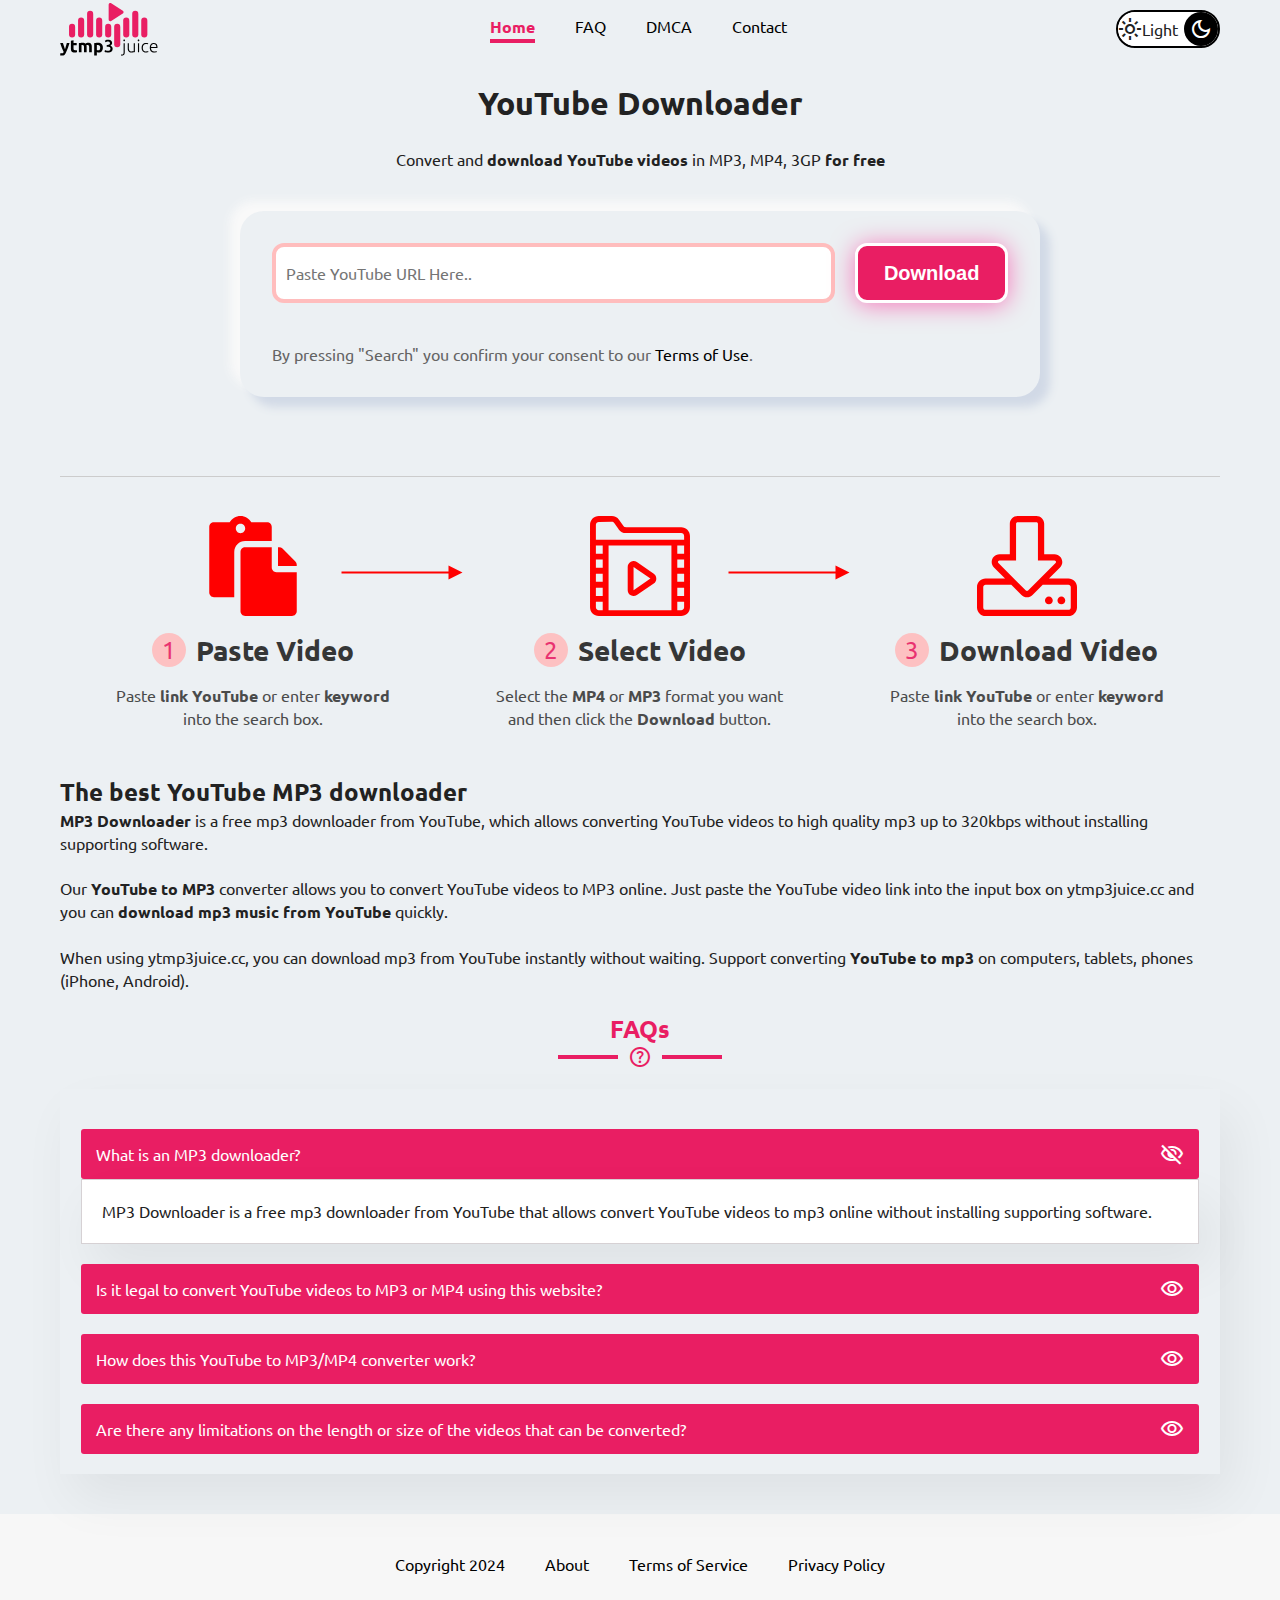
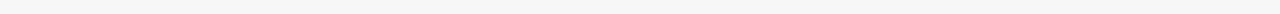
<file: index.html>
<!doctype html>
<html class="no-js" lang="">

<head>
  <!-- Google tag (gtag.js) -->
  <script async src="https://www.googletagmanager.com/gtag/js?id=G-HN6L0SSZT9"></script>
  <script>
    window.dataLayer = window.dataLayer || [];
    function gtag() { dataLayer.push(arguments); }
    gtag('js', new Date());

    gtag('config', 'G-HN6L0SSZT9');
  </script>
  <meta charset="UTF-8">
  <meta name="viewport" content="width=device-width, initial-scale=1.0">
  <meta name="description"
    content="Free YouTube to MP3 Converter and Downloader. Convert and download YouTube videos to MP3 format.">
  <meta name="keywords"
    content="YouTube to MP3, YouTube converter, MP3 converter, free MP3 download, YouTube downloader">

  <link rel="sitemap" type="application/xml" title="Sitemap" href="https://ytmp3juice.cc/sitemap.xml">

  <!-- Favicon -->
  <link rel="icon" href="/favicon.ico" type="image/x-icon">

  <!-- Open Graph Meta Tags -->
  <meta property="og:title" content="YTMP3Juice - Free YouTube to MP3 Converter">
  <meta property="og:description"
    content="Free YouTube to MP3 Converter and Downloader. Convert and download YouTube videos to MP3 format.">
  <meta property="og:image" content="link to your website's main image">
  <meta property="og:url" content="https://ytmp3juice.cc/">
  <meta property="og:type" content="website">

  <!-- Twitter Meta Tags -->
  <meta name="twitter:card" content="summary_large_image">
  <meta name="twitter:site" content="@yourtwitterhandle">
  <meta name="twitter:title" content="YTMP3Juice - Free YouTube to MP3 Converter">
  <meta name="twitter:description"
    content="Free YouTube to MP3 Converter and Downloader. Convert and download YouTube videos to MP3 format.">
  <meta name="twitter:image" content="link to your website's main image">

  <!-- Title Tag -->
  <title>YTMP3Juice - Free YouTube to MP3 Converter</title>

  <link rel="manifest" href="/site.webmanifest">
  <link rel="apple-touch-icon" href="/icon.png">
  <!-- Place favicon.ico in the root directory -->

  <link rel="stylesheet"
    href="https://fonts.googleapis.com/css2?family=Material+Symbols+Outlined:opsz,wght,FILL,GRAD@20..48,100..700,0..1,-50..200" />
  <link rel="stylesheet" href="/css/normalize.css">
  <link rel="stylesheet" href="/css/main.css">
  <link rel="stylesheet" href="/css/index.css">

  <meta name="theme-color" content="#fafafa">
</head>

<body>
  <div class="preloader-container">
    <div class="preloader absolute-center">
      <div class="play-button"></div>
      <div class="bars-container">
        <div class="bar"></div>
        <div class="bar"></div>
        <div class="bar"></div>
        <div class="bar"></div>
        <div class="bar"></div>
        <div class="bar"></div>
        <div class="bar"></div>
        <div class="bar"></div>
        <div class="bar"></div>
      </div>
      <div class="text">
        <span><b>ytmp3 </b></span><span> juice</span>
      </div>
    </div>
  </div>

  <header>
    <div class="content-container flex-between flex-align">
      <a href="/" class="logo flex-center">
        <img id="logo" src="/img/ytmp3juice-logo.svg" alt="ytmp3juice logo img">
      </a>
      <nav>
        <ul class="flex">
          <li><a class="active" href="/">Home</a></li>
          <li><a href="/pages/faqs.html">FAQ</a></li>
          <li><a href="/pages/DMCA.html">DMCA</a></li>
          <li><a href="/pages/contact.html">Contact</a></li>
        </ul>
      </nav>
      <div id="toggleModButton" class="mode toggle flex" onclick="toggleDarkMode(this)">
        <input type="checkbox" name="dark-mode" id="dark-mode">
        <div class="light flex-align">
          <div class="icon flex-center">
            <span class="material-symbols-outlined">
              light_mode
            </span>
          </div>
          <span class="label">Light</span>
        </div>
        <div class="dark flex-align">
          <div class="icon flex-center">
            <span class="material-symbols-outlined">
              dark_mode
            </span>
          </div>
          <span class="label">Dark</span>
        </div>
      </div>
      <!-- <div class="languages flex">
        <span>English</span>
        <div class="icon">
          <span class="material-symbols-outlined">
            expand_more
          </span>
        </div>
      </div> -->
    </div>

  </header>

  <main>
    <div class="content-container">
      <h1 class="title">YouTube Downloader</h1>
      <p class="sub-title">Convert and <b>download YouTube videos</b> in MP3, MP4, 3GP <b>for free</b></p>

      <div class="search-container">
        <form class="flex" onsubmit="generateIframe(event)">
          <input id="YouTubeUrlInput" type="text" placeholder="Paste YouTube URL Here.." required>
          <button class="bubbly-button" type="submit">Download</button>
        </form>
        <p>By pressing "Search" you confirm your consent to our <a href="/pages/terms.html">Terms of Use</a>.</p>
      </div>

      <div id="iframeContainer"></div>

      <br>
      <hr>
      <br>

      <section class="guide flex" id="why-section">
        <div class="step-card">
          <div class="icon">
            <img src="/img/paste2.svg" alt="past icon">
          </div>
          <div class="title flex-center">
            <div class="count flex-center">1</div>
            <h3>Paste Video</h3>
          </div>
          <p class="description">
            Paste <b>link YouTube</b> or enter <b>keyword</b> into the search box.
          </p>
          <div class="next-arrow">
            <img src="/img/line-with-arrow.svg" alt="">
          </div>
        </div>
        <div class="step-card">
          <div class="icon">
            <img src="/img/video.svg" alt="past icon">
          </div>
          <div class="title flex-center">
            <div class="count flex-center">2</div>
            <h3>Select Video</h3>
          </div>
          <p class="description">
            Select the <b>MP4</b> or <b>MP3</b> format you want and then click the <b>Download</b> button.
          </p>
          <div class="next-arrow">
            <img src="/img/line-with-arrow.svg" alt="">
          </div>
        </div>
        <div class="step-card">
          <div class="icon">
            <img src="/img/download.svg" alt="past icon">
          </div>
          <div class="title flex-center">
            <div class="count flex-center">3</div>
            <h3>Download Video</h3>
          </div>
          <p class="description">
            Paste <b>link YouTube</b> or enter <b>keyword</b> into the search box.
          </p>
        </div>
      </section>

      <br>
      <br>

      <section class="why-us">
        <h2>The best YouTube MP3 downloader</h2>
        <p>
          <b>MP3 Downloader</b> is a free mp3 downloader from YouTube, which allows converting YouTube videos to high
          quality mp3
          up to 320kbps without installing supporting software.
        </p><br>
        <p>Our <b>YouTube to MP3</b> converter allows you to convert YouTube videos to MP3 online. Just paste the
          YouTube video
          link into the input box on ytmp3juice.cc and you can <b>download mp3 music from YouTube</b> quickly.
        </p><br>
        When using ytmp3juice.cc, you can download mp3 from YouTube instantly without waiting. Support converting
        <b>YouTube
          to mp3</b> on computers, tablets, phones (iPhone, Android).
      </section>

      <section class="section-faq">
        <div class="section-container">
          <div class="label">
            <h2>FAQs</h2>
            <div class="ln">
              <span class="material-symbols-outlined">
                <!-- fiber_manual_record -->
                help
              </span>
            </div>
          </div>
          <div class="box">
            <div class="form">
              <div class="faq-list">
                <div class="faq">
                  <div class="faq-question">
                    <a href="#!">
                      <span>What is an MP3 downloader?</span>
                      <span class="material-symbols-outlined">
                        visibility_off
                      </span>
                    </a>
                  </div>
                  <div class="collapsible">
                    <p>
                      MP3 Downloader is a free mp3 downloader from YouTube that allows convert YouTube videos to mp3
                      online without installing supporting software.
                    </p>
                  </div>
                </div>
                <div class="faq">
                  <div class="faq-question">
                    <a href="#!">
                      <span>Is it legal to convert YouTube videos to MP3 or MP4 using this website?</span>
                      <span class="material-symbols-outlined">
                        visibility
                      </span>
                    </a>
                  </div>
                  <div id="faq2" class="collapsible hidden">
                    <p>
                      Our website operates within the bounds of copyright laws, and it is the user's responsibility to
                      ensure that they have the right to convert and download the content.
                    </p>
                  </div>
                </div>
                <div class="faq">
                  <div class="faq-question">
                    <a href="#!">
                      <span>How does this YouTube to MP3/MP4 converter work?</span>
                      <span class="material-symbols-outlined">
                        visibility
                      </span>
                    </a>
                  </div>
                  <div id="faq2" class="collapsible hidden">
                    <p>
                      Our converter extracts the audio or video stream from the YouTube link provided by the user and
                      converts it into the desired MP3 or MP4 format.
                    </p>
                  </div>
                </div>
                <div class="faq">
                  <div class="faq-question">
                    <a href="#!">
                      <span>Are there any limitations on the length or size of the videos that can be converted?</span>
                      <span class="material-symbols-outlined">
                        visibility
                      </span>
                    </a>
                  </div>
                  <div id="faq2" class="collapsible hidden">
                    <p>
                      Currently, there are no restrictions on the length or size of the videos that can be converted.
                      Users can convert videos of any duration.
                    </p>
                  </div>
                </div>
              </div>
            </div>
          </div>
        </div>
      </section>
    </div>


  </main>

  <footer>
    <div class="content-container flex-center">
      <ul class="flex">
        <li><a href="#">Copyright 2024</a></li>
        <li><a href="/pages/about.html">About</a></li>
        <li><a href="/pages/terms.html">Terms of Service</a></li>
        <li><a href="/pages/policy.html">Privacy Policy</a></li>
      </ul>
    </div>
  </footer>


  <script>
    // Function to check if dark mode is supported
    function isDarkModeSupported() {
      // Use the matchMedia method to check if dark mode is supported
      return window.matchMedia('(prefers-color-scheme: dark)').matches;
    }

    // Function to initialize local storage based on user system
    function initializeLocalStorage() {

      // Check if dark mode is supported and not set in local storage
      if (isDarkModeSupported() && localStorage.getItem('isDark') === null) {
        // Set the initial value in local storage
        localStorage.setItem('isDark', 'enabled');
      }
    }

    // Call the initialization function
    initializeLocalStorage();
  </script>

  <script src="/js/vendor/modernizr-3.11.2.min.js"></script>
  <script src="/js/plugins.js"></script>
  <script src="/js/main.js"></script>
</body>

</html>
</file>
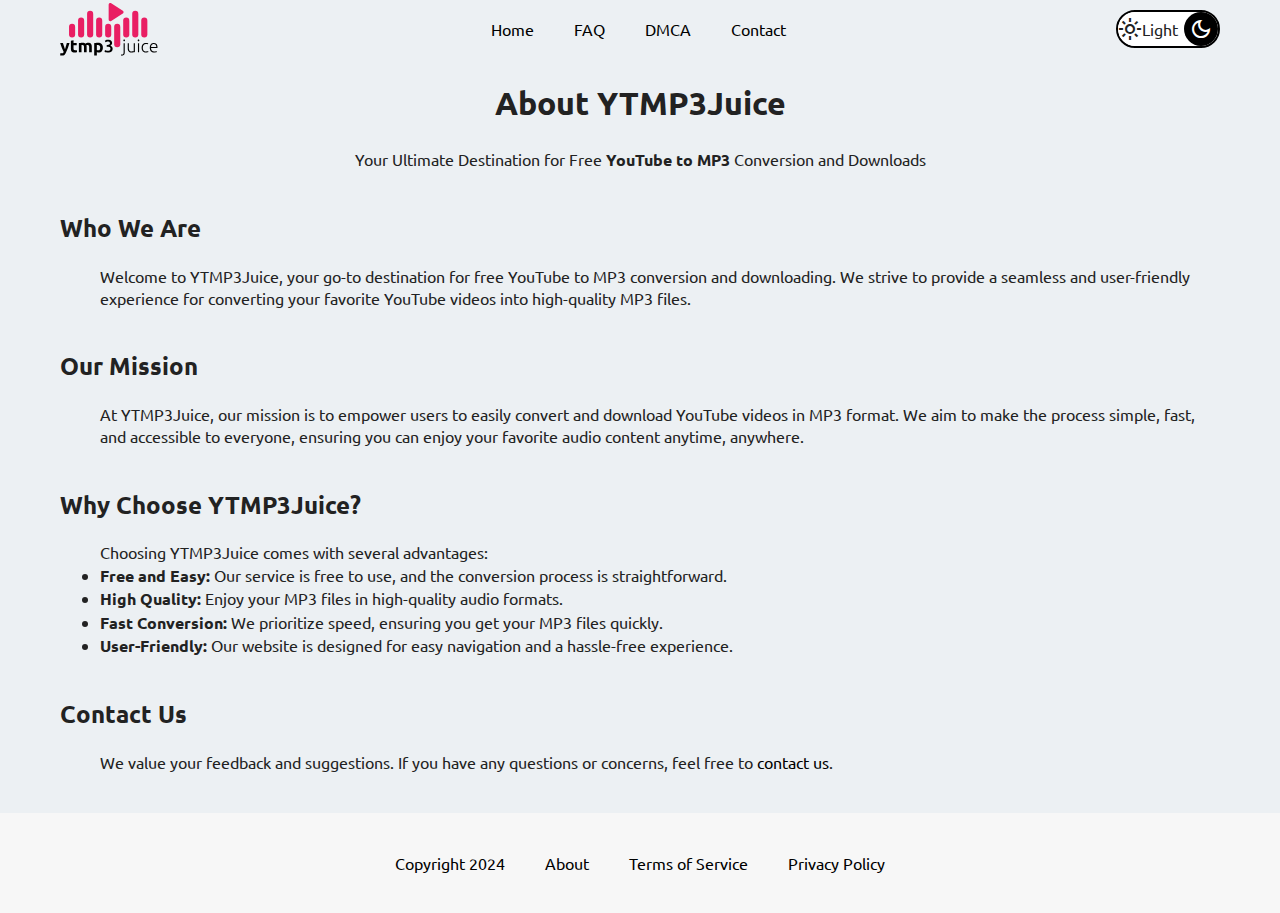
<file: pages/about.html>
<!doctype html>
<html class="no-js" lang="">

<head>
    <!-- Google tag (gtag.js) -->
    <script async src="https://www.googletagmanager.com/gtag/js?id=G-HN6L0SSZT9"></script>
    <script>
        window.dataLayer = window.dataLayer || [];
        function gtag() { dataLayer.push(arguments); }
        gtag('js', new Date());

        gtag('config', 'G-HN6L0SSZT9');
    </script>
    <meta charset="UTF-8">
    <meta name="viewport" content="width=device-width, initial-scale=1.0">
    <meta name="description"
        content="Free YouTube to MP3 Converter and Downloader. Convert and download YouTube videos to MP3 format.">
    <meta name="keywords"
        content="YouTube to MP3, YouTube converter, MP3 converter, free MP3 download, YouTube downloader">

    <!-- Favicon -->
    <link rel="icon" href="/favicon.ico" type="image/x-icon">

    <!-- Open Graph Meta Tags -->
    <meta property="og:title" content="YTMP3Juice - Free YouTube to MP3 Converter">
    <meta property="og:description"
        content="Free YouTube to MP3 Converter and Downloader. Convert and download YouTube videos to MP3 format.">
    <meta property="og:image" content="link to your website's main image">
    <meta property="og:url" content="https://ytmp3juice.cc/">
    <meta property="og:type" content="website">

    <!-- Twitter Meta Tags -->
    <meta name="twitter:card" content="summary_large_image">
    <meta name="twitter:site" content="@yourtwitterhandle">
    <meta name="twitter:title" content="YTMP3Juice - Free YouTube to MP3 Converter">
    <meta name="twitter:description"
        content="Free YouTube to MP3 Converter and Downloader. Convert and download YouTube videos to MP3 format.">
    <meta name="twitter:image" content="link to your website's main image">

    <!-- Title Tag -->
    <title>About us - ytmp3juice.cc</title>

    <link rel="manifest" href="/site.webmanifest">
    <link rel="apple-touch-icon" href="/icon.png">
    <!-- Place favicon.ico in the root directory -->

    <link rel="stylesheet"
        href="https://fonts.googleapis.com/css2?family=Material+Symbols+Outlined:opsz,wght,FILL,GRAD@20..48,100..700,0..1,-50..200" />
    <link rel="stylesheet" href="/css/normalize.css">
    <link rel="stylesheet" href="/css/main.css">
    <link rel="stylesheet" href="/css/index.css">

    <meta name="theme-color" content="#fafafa">
</head>

<body>
    <div class="preloader-container">
        <div class="preloader absolute-center">
            <div class="play-button"></div>
            <div class="bars-container">
                <div class="bar"></div>
                <div class="bar"></div>
                <div class="bar"></div>
                <div class="bar"></div>
                <div class="bar"></div>
                <div class="bar"></div>
                <div class="bar"></div>
                <div class="bar"></div>
                <div class="bar"></div>
            </div>
            <div class="text">
                <span><b>ytmp3 </b></span><span> juice</span>
            </div>
        </div>
    </div>

    <header>
        <div class="content-container flex-between flex-align">
            <a href="/" class="logo flex-center">
                <img id="logo" src="/img/ytmp3juice-logo.svg" alt="ytmp3juice logo img">
            </a>
            <nav>
                <ul class="flex">
                    <li><a href="/">Home</a></li>
                    <li><a href="/pages/faqs.html">FAQ</a></li>
                    <li><a href="/pages/DMCA.html">DMCA</a></li>
                    <li><a href="/pages/contact.html">Contact</a></li>
                </ul>
            </nav>
            <div id="toggleModButton" class="mode toggle flex" onclick="toggleDarkMode(this)">
                <input type="checkbox" name="dark-mode" id="dark-mode">
                <div class="light flex-align">
                    <div class="icon flex-center">
                        <span class="material-symbols-outlined">
                            light_mode
                        </span>
                    </div>
                    <span class="label">Light</span>
                </div>
                <div class="dark flex-align">
                    <div class="icon flex-center">
                        <span class="material-symbols-outlined">
                            dark_mode
                        </span>
                    </div>
                    <span class="label">Dark</span>
                </div>
            </div>
            <!-- <div class="languages flex">
            <span>English</span>
            <div class="icon">
              <span class="material-symbols-outlined">
                expand_more
              </span>
            </div>
          </div> -->
        </div>

    </header>
    <main>
        <div class="content-container simple-page-container">
            <h1 class="title">About YTMP3Juice</h1>

            <p class="sub-title">Your Ultimate Destination for Free <b>YouTube to MP3</b> Conversion and Downloads</p>


            <section class="about-container">

                <section>
                    <h2>Who We Are</h2>
                    <p>Welcome to YTMP3Juice, your go-to destination for free YouTube to MP3 conversion and downloading.
                        We strive to provide a seamless and user-friendly experience for converting your favorite
                        YouTube videos into high-quality MP3 files.</p>
                </section>

                <section>
                    <h2>Our Mission</h2>
                    <p>At YTMP3Juice, our mission is to empower users to easily convert and download YouTube videos in
                        MP3 format. We aim to make the process simple, fast, and accessible to everyone, ensuring you
                        can enjoy your favorite audio content anytime, anywhere.</p>
                </section>

                <section>
                    <h2>Why Choose YTMP3Juice?</h2>
                    <p>Choosing YTMP3Juice comes with several advantages:</p>
                    <ul>
                        <li><strong>Free and Easy:</strong> Our service is free to use, and the conversion process is
                            straightforward.</li>
                        <li><strong>High Quality:</strong> Enjoy your MP3 files in high-quality audio formats.</li>
                        <li><strong>Fast Conversion:</strong> We prioritize speed, ensuring you get your MP3 files
                            quickly.</li>
                        <li><strong>User-Friendly:</strong> Our website is designed for easy navigation and a
                            hassle-free experience.</li>
                    </ul>
                </section>

                <section>
                    <h2>Contact Us</h2>
                    <p>We value your feedback and suggestions. If you have any questions or concerns, feel free to <a
                            href="mailto:info@ytmp3juice.cc">contact us</a>.</p>
                </section>
            </section>
        </div>

    </main>

    <footer>
        <div class="content-container flex-center">
            <ul class="flex">
                <li><a href="#">Copyright 2024</a></li>
                <li><a href="/pages/about.html">About</a></li>
                <li><a href="/pages/terms.html">Terms of Service</a></li>
                <li><a href="/pages/policy.html">Privacy Policy</a></li>
            </ul>
        </div>
    </footer>

    <script src="/js/vendor/modernizr-3.11.2.min.js"></script>
    <script src="/js/plugins.js"></script>
    <script src="/js/main.js"></script>


</body>

</html>
</file>
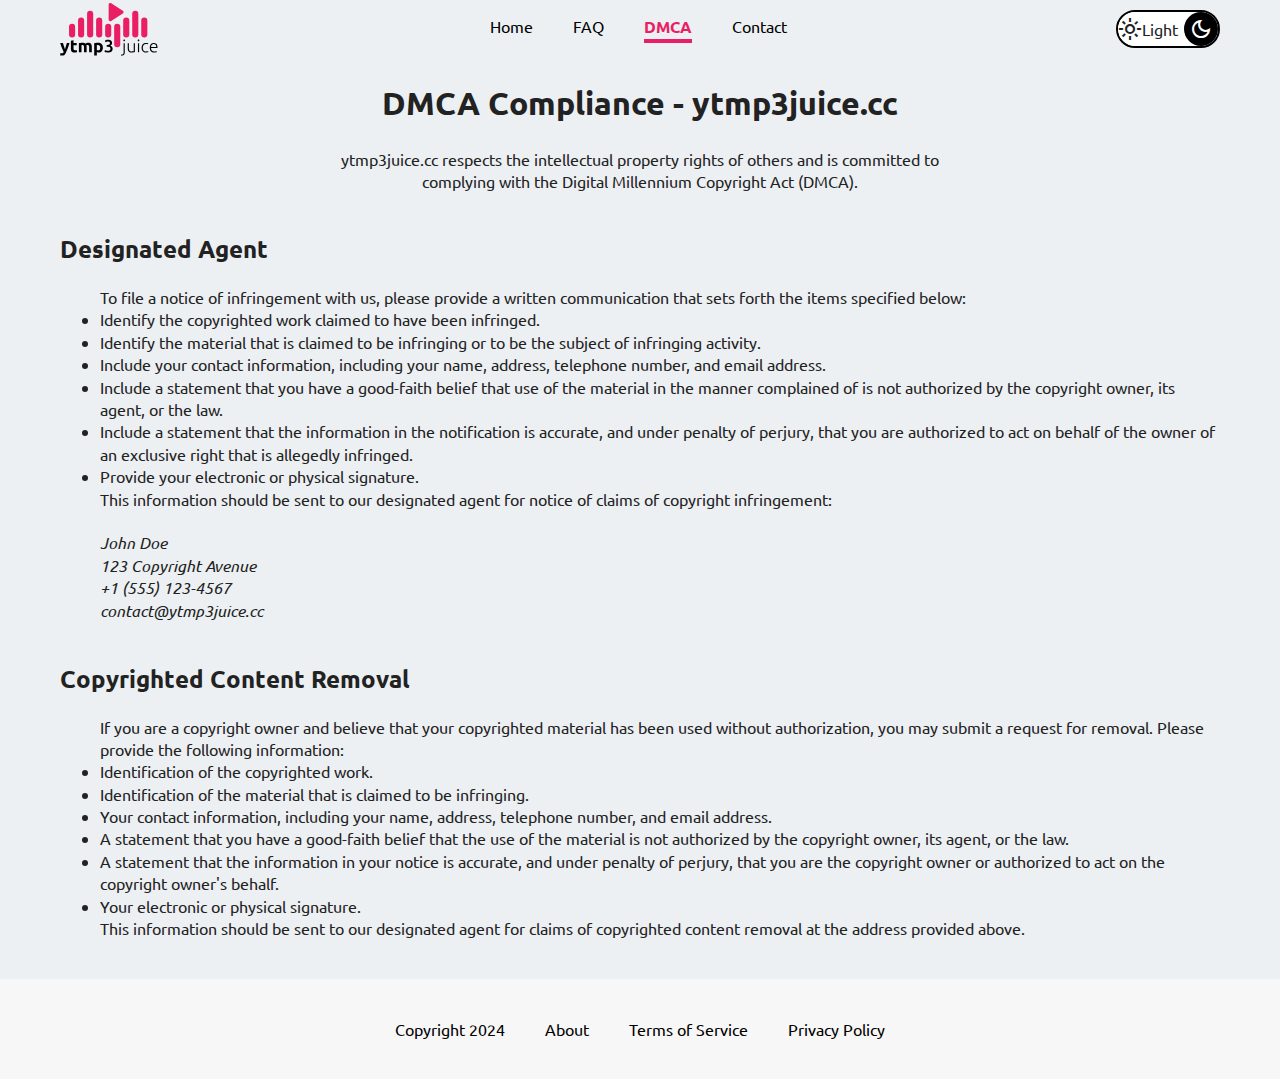
<file: pages/DMCA.html>
<!doctype html>
<html class="no-js" lang="">

<head>
    <!-- Google tag (gtag.js) -->
    <script async src="https://www.googletagmanager.com/gtag/js?id=G-HN6L0SSZT9"></script>
    <script>
        window.dataLayer = window.dataLayer || [];
        function gtag() { dataLayer.push(arguments); }
        gtag('js', new Date());

        gtag('config', 'G-HN6L0SSZT9');
    </script>
    <meta charset="UTF-8">
    <meta name="viewport" content="width=device-width, initial-scale=1.0">
    <meta name="description"
        content="Free YouTube to MP3 Converter and Downloader. Convert and download YouTube videos to MP3 format.">
    <meta name="keywords"
        content="YouTube to MP3, YouTube converter, MP3 converter, free MP3 download, YouTube downloader">

    <!-- Favicon -->
    <link rel="icon" href="/favicon.ico" type="image/x-icon">

    <!-- Open Graph Meta Tags -->
    <meta property="og:title" content="YTMP3Juice - Free YouTube to MP3 Converter">
    <meta property="og:description"
        content="Free YouTube to MP3 Converter and Downloader. Convert and download YouTube videos to MP3 format.">
    <meta property="og:image" content="link to your website's main image">
    <meta property="og:url" content="https://ytmp3juice.cc/">
    <meta property="og:type" content="website">

    <!-- Twitter Meta Tags -->
    <meta name="twitter:card" content="summary_large_image">
    <meta name="twitter:site" content="@yourtwitterhandle">
    <meta name="twitter:title" content="YTMP3Juice - Free YouTube to MP3 Converter">
    <meta name="twitter:description"
        content="Free YouTube to MP3 Converter and Downloader. Convert and download YouTube videos to MP3 format.">
    <meta name="twitter:image" content="link to your website's main image">

    <!-- Title Tag -->
    <title>DMCA Compliance - ytmp3juice.cc</title>

    <link rel="manifest" href="/site.webmanifest">
    <link rel="apple-touch-icon" href="/icon.png">
    <!-- Place favicon.ico in the root directory -->

    <link rel="stylesheet"
        href="https://fonts.googleapis.com/css2?family=Material+Symbols+Outlined:opsz,wght,FILL,GRAD@20..48,100..700,0..1,-50..200" />
    <link rel="stylesheet" href="/css/normalize.css">
    <link rel="stylesheet" href="/css/main.css">
    <link rel="stylesheet" href="/css/index.css">

    <meta name="theme-color" content="#fafafa">
</head>

<body>
    <div class="preloader-container">
        <div class="preloader absolute-center">
            <div class="play-button"></div>
            <div class="bars-container">
                <div class="bar"></div>
                <div class="bar"></div>
                <div class="bar"></div>
                <div class="bar"></div>
                <div class="bar"></div>
                <div class="bar"></div>
                <div class="bar"></div>
                <div class="bar"></div>
                <div class="bar"></div>
            </div>
            <div class="text">
                <span><b>ytmp3 </b></span><span> juice</span>
            </div>
        </div>
    </div>

    <header>
        <div class="content-container flex-between flex-align">
            <a href="/" class="logo flex-center">
                <img id="logo" src="/img/ytmp3juice-logo.svg" alt="ytmp3juice logo img">
            </a>
            <nav>
                <ul class="flex">
                    <li><a href="/">Home</a></li>
                    <li><a href="/pages/faqs.html">FAQ</a></li>
                    <li><a class="active" href="/pages/DMCA.html">DMCA</a></li>
                    <li><a href="/pages/contact.html">Contact</a></li>
                </ul>
            </nav>
            <div id="toggleModButton" class="mode toggle flex" onclick="toggleDarkMode(this)">
                <input type="checkbox" name="dark-mode" id="dark-mode">
                <div class="light flex-align">
                    <div class="icon flex-center">
                        <span class="material-symbols-outlined">
                            light_mode
                        </span>
                    </div>
                    <span class="label">Light</span>
                </div>
                <div class="dark flex-align">
                    <div class="icon flex-center">
                        <span class="material-symbols-outlined">
                            dark_mode
                        </span>
                    </div>
                    <span class="label">Dark</span>
                </div>
            </div>
            <!-- <div class="languages flex">
            <span>English</span>
            <div class="icon">
              <span class="material-symbols-outlined">
                expand_more
              </span>
            </div>
          </div> -->
        </div>

    </header>
    <main>
        <div class="content-container simple-page-container">
            <h1 class="title">DMCA Compliance - ytmp3juice.cc</h1>

            <p class="sub-title">
                ytmp3juice.cc respects the intellectual property rights of others and is committed to complying with the
                Digital
                Millennium Copyright Act (DMCA).
            </p>

            <section>
                <h2>Designated Agent</h2>

                <p>
                    To file a notice of infringement with us, please provide a written communication that sets forth the
                    items
                    specified below:
                </p>

                <ul>
                    <li>Identify the copyrighted work claimed to have been infringed.</li>
                    <li>Identify the material that is claimed to be infringing or to be the subject of infringing
                        activity.
                    </li>
                    <li>Include your contact information, including your name, address, telephone number, and email
                        address.
                    </li>
                    <li>Include a statement that you have a good-faith belief that use of the material in the manner
                        complained
                        of
                        is not authorized by the copyright owner, its agent, or the law.</li>
                    <li>Include a statement that the information in the notification is accurate, and under penalty of
                        perjury,
                        that
                        you are authorized to act on behalf of the owner of an exclusive right that is allegedly
                        infringed.
                    </li>
                    <li>Provide your electronic or physical signature.</li>
                </ul>

                <p>
                    This information should be sent to our designated agent for notice of claims of copyright
                    infringement:
                </p>
                <br>

                <address>
                    John Doe <br>
                    123 Copyright Avenue<br>
                    +1 (555) 123-4567 <br>
                    contact@ytmp3juice.cc
                </address>
            </section>

            <section>
                <h2>Copyrighted Content Removal</h2>

                <p>
                    If you are a copyright owner and believe that your copyrighted material has been used without
                    authorization,
                    you
                    may submit a request for removal. Please provide the following information:
                </p>

                <ul>
                    <li>Identification of the copyrighted work.</li>
                    <li>Identification of the material that is claimed to be infringing.</li>
                    <li>Your contact information, including your name, address, telephone number, and email address.
                    </li>
                    <li>A statement that you have a good-faith belief that the use of the material is not authorized by
                        the
                        copyright owner, its agent, or the law.</li>
                    <li>A statement that the information in your notice is accurate, and under penalty of perjury, that
                        you
                        are
                        the
                        copyright owner or authorized to act on the copyright owner's behalf.</li>
                    <li>Your electronic or physical signature.</li>
                </ul>

                <p>
                    This information should be sent to our designated agent for claims of copyrighted content removal at
                    the
                    address
                    provided above.
                </p>
            </section>
        </div>

    </main>

    <footer>
        <div class="content-container flex-center">
            <ul class="flex">
                <li><a href="#">Copyright 2024</a></li>
                <li><a href="/pages/about.html">About</a></li>
                <li><a href="/pages/terms.html">Terms of Service</a></li>
                <li><a href="/pages/policy.html">Privacy Policy</a></li>
            </ul>
        </div>
    </footer>

    <script src="/js/vendor/modernizr-3.11.2.min.js"></script>
    <script src="/js/plugins.js"></script>
    <script src="/js/main.js"></script>


</body>

</html>
</file>
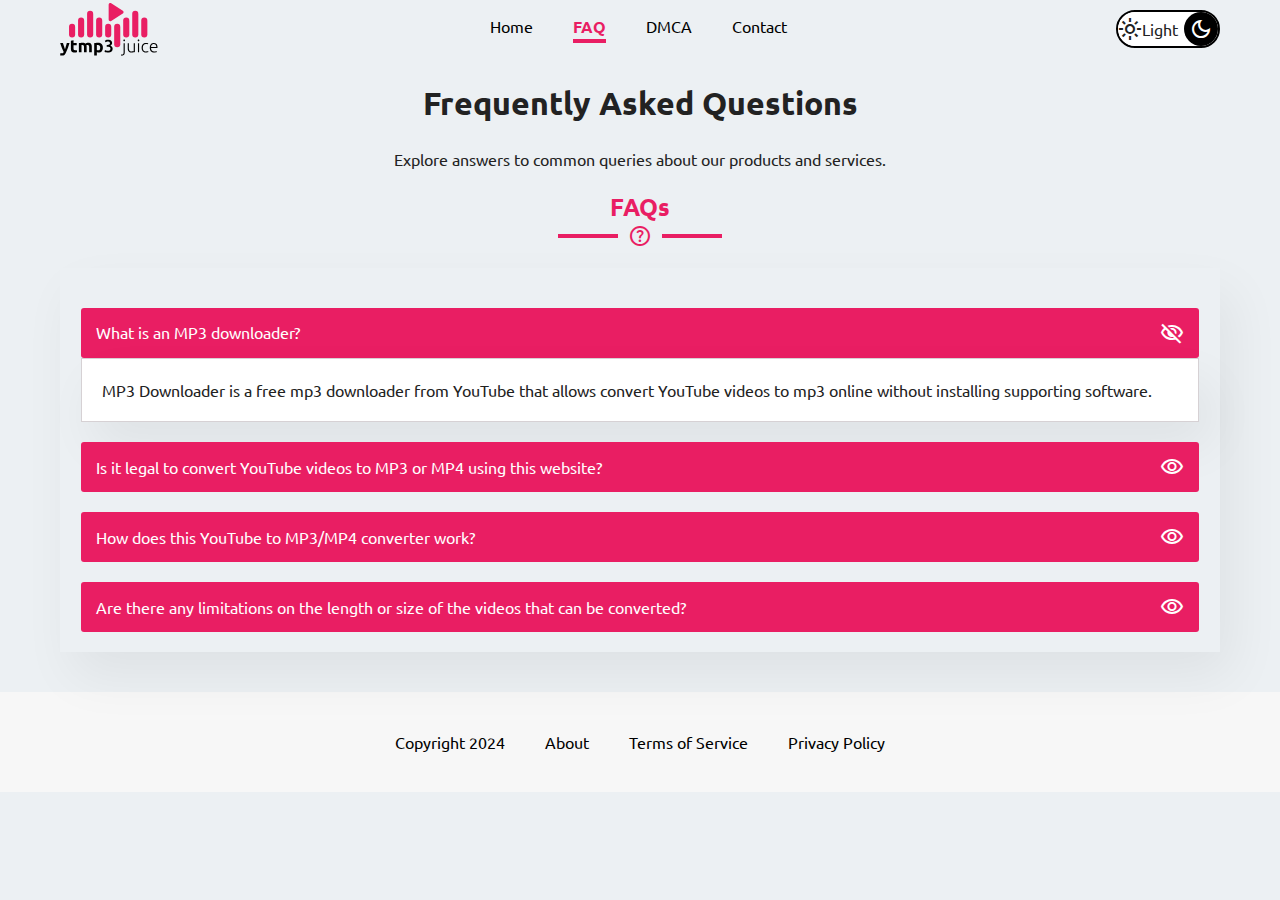
<file: pages/faqs.html>
<!doctype html>
<html class="no-js" lang="">

<head>
    <!-- Google tag (gtag.js) -->
    <script async src="https://www.googletagmanager.com/gtag/js?id=G-HN6L0SSZT9"></script>
    <script>
        window.dataLayer = window.dataLayer || [];
        function gtag() { dataLayer.push(arguments); }
        gtag('js', new Date());

        gtag('config', 'G-HN6L0SSZT9');
    </script>
    <meta charset="UTF-8">
    <meta name="viewport" content="width=device-width, initial-scale=1.0">
    <meta name="description"
        content="Free YouTube to MP3 Converter and Downloader. Convert and download YouTube videos to MP3 format.">
    <meta name="keywords"
        content="YouTube to MP3, YouTube converter, MP3 converter, free MP3 download, YouTube downloader">

    <!-- Favicon -->
    <link rel="icon" href="/favicon.ico" type="image/x-icon">

    <!-- Open Graph Meta Tags -->
    <meta property="og:title" content="YTMP3Juice - Free YouTube to MP3 Converter">
    <meta property="og:description"
        content="Free YouTube to MP3 Converter and Downloader. Convert and download YouTube videos to MP3 format.">
    <meta property="og:image" content="link to your website's main image">
    <meta property="og:url" content="https://ytmp3juice.cc/">
    <meta property="og:type" content="website">

    <!-- Twitter Meta Tags -->
    <meta name="twitter:card" content="summary_large_image">
    <meta name="twitter:site" content="@yourtwitterhandle">
    <meta name="twitter:title" content="YTMP3Juice - Free YouTube to MP3 Converter">
    <meta name="twitter:description"
        content="Free YouTube to MP3 Converter and Downloader. Convert and download YouTube videos to MP3 format.">
    <meta name="twitter:image" content="link to your website's main image">

    <!-- Title Tag -->
    <title>FAQs - ytmp3juice.cc</title>

    <link rel="manifest" href="/site.webmanifest">
    <link rel="apple-touch-icon" href="/icon.png">
    <!-- Place favicon.ico in the root directory -->

    <link rel="stylesheet"
        href="https://fonts.googleapis.com/css2?family=Material+Symbols+Outlined:opsz,wght,FILL,GRAD@20..48,100..700,0..1,-50..200" />
    <link rel="stylesheet" href="/css/normalize.css">
    <link rel="stylesheet" href="/css/main.css">
    <link rel="stylesheet" href="/css/index.css">

    <meta name="theme-color" content="#fafafa">
</head>

<body>
    <div class="preloader-container">
        <div class="preloader absolute-center">
            <div class="play-button"></div>
            <div class="bars-container">
                <div class="bar"></div>
                <div class="bar"></div>
                <div class="bar"></div>
                <div class="bar"></div>
                <div class="bar"></div>
                <div class="bar"></div>
                <div class="bar"></div>
                <div class="bar"></div>
                <div class="bar"></div>
            </div>
            <div class="text">
                <span><b>ytmp3 </b></span><span> juice</span>
            </div>
        </div>
    </div>

    <header>
        <div class="content-container flex-between flex-align">
            <a href="/" class="logo flex-center">
                <img id="logo" src="/img/ytmp3juice-logo.svg" alt="ytmp3juice logo img">
            </a>
            <nav>
                <ul class="flex">
                    <li><a href="/">Home</a></li>
                    <li><a class="active" href="/pages/faqs.html">FAQ</a></li>
                    <li><a href="/pages/DMCA.html">DMCA</a></li>
                    <li><a href="/pages/contact.html">Contact</a></li>
                </ul>
            </nav>
            <div id="toggleModButton" class="mode toggle flex" onclick="toggleDarkMode(this)">
                <input type="checkbox" name="dark-mode" id="dark-mode">
                <div class="light flex-align">
                    <div class="icon flex-center">
                        <span class="material-symbols-outlined">
                            light_mode
                        </span>
                    </div>
                    <span class="label">Light</span>
                </div>
                <div class="dark flex-align">
                    <div class="icon flex-center">
                        <span class="material-symbols-outlined">
                            dark_mode
                        </span>
                    </div>
                    <span class="label">Dark</span>
                </div>
            </div>
            <!-- <div class="languages flex">
            <span>English</span>
            <div class="icon">
              <span class="material-symbols-outlined">
                expand_more
              </span>
            </div>
          </div> -->
        </div>

    </header>
    <main>
        <div class="content-container faqs-container">
            <h1 class="title">Frequently Asked Questions</h1>

            <p class="sub-title">
                Explore answers to common queries about our products and services.
            </p>

            <section class="section-faq">
                <div class="section-container">
                    <div class="label">
                        <h2>FAQs</h2>
                        <div class="ln">
                            <span class="material-symbols-outlined">
                                <!-- fiber_manual_record -->
                                help
                            </span>
                        </div>
                    </div>
                    <div class="box">
                        <div class="form">
                            <div class="faq-list">
                                <div class="faq">
                                    <div class="faq-question">
                                        <a href="#!">
                                            <span>What is an MP3 downloader?</span>
                                            <span class="material-symbols-outlined">
                                                visibility_off
                                            </span>
                                        </a>
                                    </div>
                                    <div class="collapsible">
                                        <p>
                                            MP3 Downloader is a free mp3 downloader from YouTube that allows convert
                                            YouTube videos to mp3
                                            online without installing supporting software.
                                        </p>
                                    </div>
                                </div>
                                <div class="faq">
                                    <div class="faq-question">
                                        <a href="#!">
                                            <span>Is it legal to convert YouTube videos to MP3 or MP4 using this
                                                website?</span>
                                            <span class="material-symbols-outlined">
                                                visibility
                                            </span>
                                        </a>
                                    </div>
                                    <div id="faq2" class="collapsible hidden">
                                        <p>
                                            Our website operates within the bounds of copyright laws, and it is the
                                            user's responsibility to
                                            ensure that they have the right to convert and download the content.
                                        </p>
                                    </div>
                                </div>
                                <div class="faq">
                                    <div class="faq-question">
                                        <a href="#!">
                                            <span>How does this YouTube to MP3/MP4 converter work?</span>
                                            <span class="material-symbols-outlined">
                                                visibility
                                            </span>
                                        </a>
                                    </div>
                                    <div id="faq2" class="collapsible hidden">
                                        <p>
                                            Our converter extracts the audio or video stream from the YouTube link
                                            provided by the user and
                                            converts it into the desired MP3 or MP4 format.
                                        </p>
                                    </div>
                                </div>
                                <div class="faq">
                                    <div class="faq-question">
                                        <a href="#!">
                                            <span>Are there any limitations on the length or size of the videos that can
                                                be converted?</span>
                                            <span class="material-symbols-outlined">
                                                visibility
                                            </span>
                                        </a>
                                    </div>
                                    <div id="faq2" class="collapsible hidden">
                                        <p>
                                            Currently, there are no restrictions on the length or size of the videos
                                            that can be converted.
                                            Users can convert videos of any duration.
                                        </p>
                                    </div>
                                </div>
                            </div>
                        </div>
                    </div>
                </div>
            </section>
        </div>

    </main>

    <footer>
        <div class="content-container flex-center">
            <ul class="flex">
                <li><a href="#">Copyright 2024</a></li>
                <li><a href="/pages/about.html">About</a></li>
                <li><a href="/pages/terms.html">Terms of Service</a></li>
                <li><a href="/pages/policy.html">Privacy Policy</a></li>
            </ul>
        </div>
    </footer>

    <script src="/js/vendor/modernizr-3.11.2.min.js"></script>
    <script src="/js/plugins.js"></script>
    <script src="/js/main.js"></script>


</body>

</html>
</file>
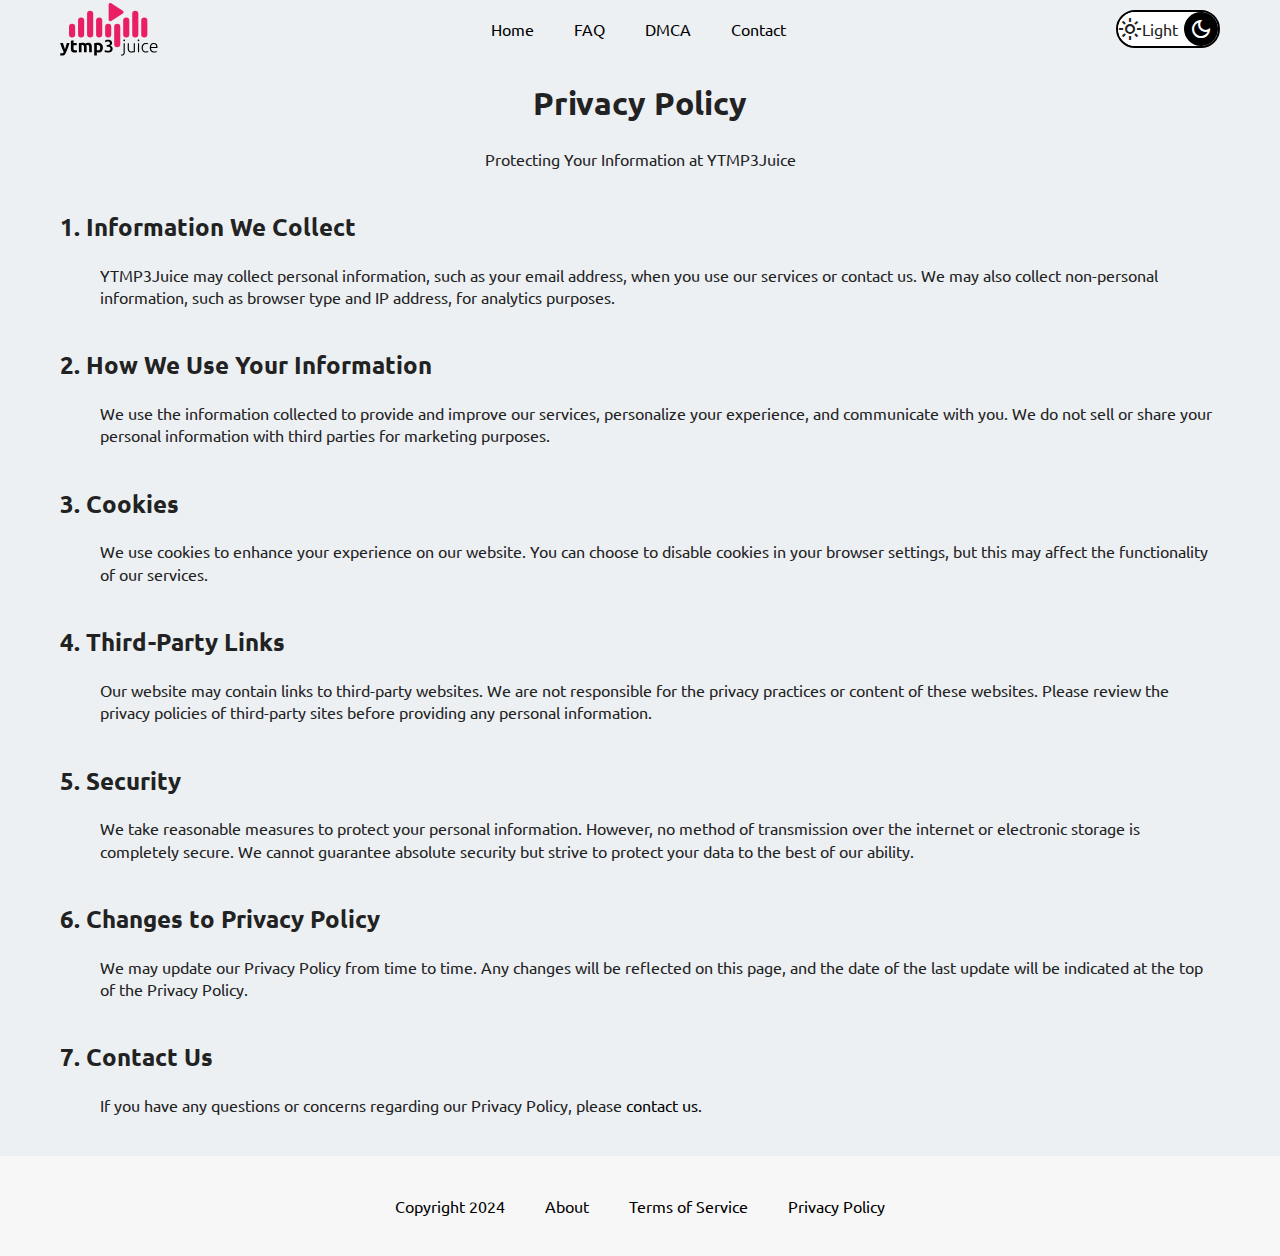
<file: pages/policy.html>
<!doctype html>
<html class="no-js" lang="">

<head>
    <!-- Google tag (gtag.js) -->
    <script async src="https://www.googletagmanager.com/gtag/js?id=G-HN6L0SSZT9"></script>
    <script>
        window.dataLayer = window.dataLayer || [];
        function gtag() { dataLayer.push(arguments); }
        gtag('js', new Date());

        gtag('config', 'G-HN6L0SSZT9');
    </script>
    <meta charset="UTF-8">
    <meta name="viewport" content="width=device-width, initial-scale=1.0">
    <meta name="description"
        content="Free YouTube to MP3 Converter and Downloader. Convert and download YouTube videos to MP3 format.">
    <meta name="keywords"
        content="YouTube to MP3, YouTube converter, MP3 converter, free MP3 download, YouTube downloader">

    <!-- Favicon -->
    <link rel="icon" href="/favicon.ico" type="image/x-icon">

    <!-- Open Graph Meta Tags -->
    <meta property="og:title" content="YTMP3Juice - Free YouTube to MP3 Converter">
    <meta property="og:description"
        content="Free YouTube to MP3 Converter and Downloader. Convert and download YouTube videos to MP3 format.">
    <meta property="og:image" content="link to your website's main image">
    <meta property="og:url" content="https://ytmp3juice.cc/">
    <meta property="og:type" content="website">

    <!-- Twitter Meta Tags -->
    <meta name="twitter:card" content="summary_large_image">
    <meta name="twitter:site" content="@yourtwitterhandle">
    <meta name="twitter:title" content="YTMP3Juice - Free YouTube to MP3 Converter">
    <meta name="twitter:description"
        content="Free YouTube to MP3 Converter and Downloader. Convert and download YouTube videos to MP3 format.">
    <meta name="twitter:image" content="link to your website's main image">

    <!-- Title Tag -->
    <title>Privacy Policy - YTMP3Juice</title>

    <link rel="manifest" href="/site.webmanifest">
    <link rel="apple-touch-icon" href="/icon.png">
    <!-- Place favicon.ico in the root directory -->

    <link rel="stylesheet"
        href="https://fonts.googleapis.com/css2?family=Material+Symbols+Outlined:opsz,wght,FILL,GRAD@20..48,100..700,0..1,-50..200" />
    <link rel="stylesheet" href="/css/normalize.css">
    <link rel="stylesheet" href="/css/main.css">
    <link rel="stylesheet" href="/css/index.css">

    <meta name="theme-color" content="#fafafa">
</head>

<body>
    <div class="preloader-container">
        <div class="preloader absolute-center">
            <div class="play-button"></div>
            <div class="bars-container">
                <div class="bar"></div>
                <div class="bar"></div>
                <div class="bar"></div>
                <div class="bar"></div>
                <div class="bar"></div>
                <div class="bar"></div>
                <div class="bar"></div>
                <div class="bar"></div>
                <div class="bar"></div>
            </div>
            <div class="text">
                <span><b>ytmp3 </b></span><span> juice</span>
            </div>
        </div>
    </div>

    <header>
        <div class="content-container flex-between flex-align">
            <a href="/" class="logo flex-center">
                <img id="logo" src="/img/ytmp3juice-logo.svg" alt="ytmp3juice logo img">
            </a>
            <nav>
                <ul class="flex">
                    <li><a href="/">Home</a></li>
                    <li><a href="/pages/faqs.html">FAQ</a></li>
                    <li><a href="/pages/DMCA.html">DMCA</a></li>
                    <li><a href="/pages/contact.html">Contact</a></li>
                </ul>
            </nav>
            <div id="toggleModButton" class="mode toggle flex" onclick="toggleDarkMode(this)">
                <input type="checkbox" name="dark-mode" id="dark-mode">
                <div class="light flex-align">
                    <div class="icon flex-center">
                        <span class="material-symbols-outlined">
                            light_mode
                        </span>
                    </div>
                    <span class="label">Light</span>
                </div>
                <div class="dark flex-align">
                    <div class="icon flex-center">
                        <span class="material-symbols-outlined">
                            dark_mode
                        </span>
                    </div>
                    <span class="label">Dark</span>
                </div>
            </div>
            <!-- <div class="languages flex">
            <span>English</span>
            <div class="icon">
              <span class="material-symbols-outlined">
                expand_more
              </span>
            </div>
          </div> -->
        </div>

    </header>
    <main>
        <div class="content-container simple-page-container">
            <h1 class="title">Privacy Policy</h1>
            <p class="sub-title">Protecting Your Information at YTMP3Juice</p>

            <section class="privacy-container">

                <section>
                    <h2>1. Information We Collect</h2>
                    <p>YTMP3Juice may collect personal information, such as your email address, when you use our
                        services or contact us. We may also collect non-personal information, such as browser type and
                        IP address, for analytics purposes.</p>
                </section>

                <section>
                    <h2>2. How We Use Your Information</h2>
                    <p>We use the information collected to provide and improve our services, personalize your
                        experience, and communicate with you. We do not sell or share your personal information with
                        third parties for marketing purposes.</p>
                </section>

                <section>
                    <h2>3. Cookies</h2>
                    <p>We use cookies to enhance your experience on our website. You can choose to disable cookies in
                        your browser settings, but this may affect the functionality of our services.</p>
                </section>

                <section>
                    <h2>4. Third-Party Links</h2>
                    <p>Our website may contain links to third-party websites. We are not responsible for the privacy
                        practices or content of these websites. Please review the privacy policies of third-party sites
                        before providing any personal information.</p>
                </section>

                <section>
                    <h2>5. Security</h2>
                    <p>We take reasonable measures to protect your personal information. However, no method of
                        transmission over the internet or electronic storage is completely secure. We cannot guarantee
                        absolute security but strive to protect your data to the best of our ability.</p>
                </section>

                <section>
                    <h2>6. Changes to Privacy Policy</h2>
                    <p>We may update our Privacy Policy from time to time. Any changes will be reflected on this page,
                        and the date of the last update will be indicated at the top of the Privacy Policy.</p>
                </section>

                <section>
                    <h2>7. Contact Us</h2>
                    <p>If you have any questions or concerns regarding our Privacy Policy, please <a
                            href="mailto:info@ytmp3juice.cc">contact us</a>.</p>
                </section>

            </section>
        </div>
    </main>

    <footer>
        <div class="content-container flex-center">
            <ul class="flex">
                <li><a href="#">Copyright 2024</a></li>
                <li><a href="/pages/about.html">About</a></li>
                <li><a href="/pages/terms.html">Terms of Service</a></li>
                <li><a href="/pages/policy.html">Privacy Policy</a></li>
            </ul>
        </div>
    </footer>

    <script src="/js/vendor/modernizr-3.11.2.min.js"></script>
    <script src="/js/plugins.js"></script>
    <script src="/js/main.js"></script>


</body>

</html>
</file>
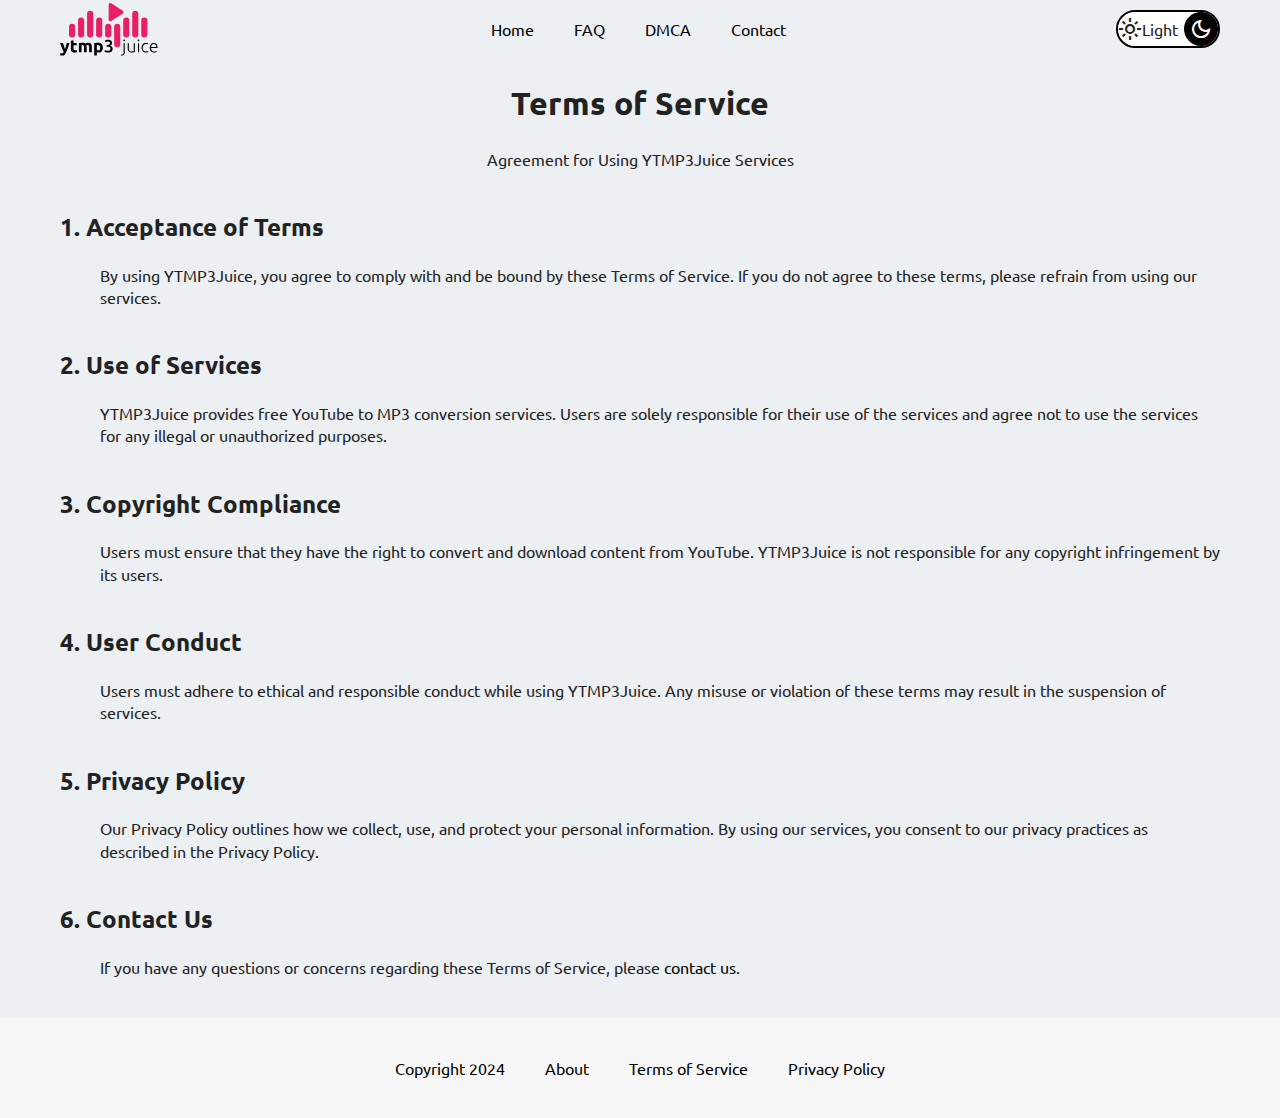
<file: pages/terms.html>
<!doctype html>
<html class="no-js" lang="">

<head>
    <!-- Google tag (gtag.js) -->
    <script async src="https://www.googletagmanager.com/gtag/js?id=G-HN6L0SSZT9"></script>
    <script>
        window.dataLayer = window.dataLayer || [];
        function gtag() { dataLayer.push(arguments); }
        gtag('js', new Date());

        gtag('config', 'G-HN6L0SSZT9');
    </script>
    <meta charset="UTF-8">
    <meta name="viewport" content="width=device-width, initial-scale=1.0">
    <meta name="description"
        content="Free YouTube to MP3 Converter and Downloader. Convert and download YouTube videos to MP3 format.">
    <meta name="keywords"
        content="YouTube to MP3, YouTube converter, MP3 converter, free MP3 download, YouTube downloader">

    <!-- Favicon -->
    <link rel="icon" href="/favicon.ico" type="image/x-icon">

    <!-- Open Graph Meta Tags -->
    <meta property="og:title" content="YTMP3Juice - Free YouTube to MP3 Converter">
    <meta property="og:description"
        content="Free YouTube to MP3 Converter and Downloader. Convert and download YouTube videos to MP3 format.">
    <meta property="og:image" content="link to your website's main image">
    <meta property="og:url" content="https://ytmp3juice.cc/">
    <meta property="og:type" content="website">

    <!-- Twitter Meta Tags -->
    <meta name="twitter:card" content="summary_large_image">
    <meta name="twitter:site" content="@yourtwitterhandle">
    <meta name="twitter:title" content="YTMP3Juice - Free YouTube to MP3 Converter">
    <meta name="twitter:description"
        content="Free YouTube to MP3 Converter and Downloader. Convert and download YouTube videos to MP3 format.">
    <meta name="twitter:image" content="link to your website's main image">

    <!-- Title Tag -->
    <title>Terms of Service - YTMP3Juice</title>

    <link rel="manifest" href="/site.webmanifest">
    <link rel="apple-touch-icon" href="/icon.png">
    <!-- Place favicon.ico in the root directory -->

    <link rel="stylesheet"
        href="https://fonts.googleapis.com/css2?family=Material+Symbols+Outlined:opsz,wght,FILL,GRAD@20..48,100..700,0..1,-50..200" />
    <link rel="stylesheet" href="/css/normalize.css">
    <link rel="stylesheet" href="/css/main.css">
    <link rel="stylesheet" href="/css/index.css">

    <meta name="theme-color" content="#fafafa">
</head>

<body>
    <div class="preloader-container">
        <div class="preloader absolute-center">
            <div class="play-button"></div>
            <div class="bars-container">
                <div class="bar"></div>
                <div class="bar"></div>
                <div class="bar"></div>
                <div class="bar"></div>
                <div class="bar"></div>
                <div class="bar"></div>
                <div class="bar"></div>
                <div class="bar"></div>
                <div class="bar"></div>
            </div>
            <div class="text">
                <span><b>ytmp3 </b></span><span> juice</span>
            </div>
        </div>
    </div>

    <header>
        <div class="content-container flex-between flex-align">
            <a href="/" class="logo flex-center">
                <img id="logo" src="/img/ytmp3juice-logo.svg" alt="ytmp3juice logo img">
            </a>
            <nav>
                <ul class="flex">
                    <li><a href="/">Home</a></li>
                    <li><a href="/pages/faqs.html">FAQ</a></li>
                    <li><a href="/pages/DMCA.html">DMCA</a></li>
                    <li><a href="/pages/contact.html">Contact</a></li>
                </ul>
            </nav>
            <div id="toggleModButton" class="mode toggle flex" onclick="toggleDarkMode(this)">
                <input type="checkbox" name="dark-mode" id="dark-mode">
                <div class="light flex-align">
                    <div class="icon flex-center">
                        <span class="material-symbols-outlined">
                            light_mode
                        </span>
                    </div>
                    <span class="label">Light</span>
                </div>
                <div class="dark flex-align">
                    <div class="icon flex-center">
                        <span class="material-symbols-outlined">
                            dark_mode
                        </span>
                    </div>
                    <span class="label">Dark</span>
                </div>
            </div>
            <!-- <div class="languages flex">
            <span>English</span>
            <div class="icon">
              <span class="material-symbols-outlined">
                expand_more
              </span>
            </div>
          </div> -->
        </div>

    </header>
    <main>
        <div class="content-container simple-page-container">
            <h1 class="title">Terms of Service</h1>
            <p class="sub-title">Agreement for Using YTMP3Juice Services</p>

            <section class="terms-container">

                <section>
                    <h2>1. Acceptance of Terms</h2>
                    <p>By using YTMP3Juice, you agree to comply with and be bound by these Terms of Service. If you do
                        not agree to these terms, please refrain from using our services.</p>
                </section>

                <section>
                    <h2>2. Use of Services</h2>
                    <p>YTMP3Juice provides free YouTube to MP3 conversion services. Users are solely responsible for
                        their use of the services and agree not to use the services for any illegal or unauthorized
                        purposes.</p>
                </section>

                <section>
                    <h2>3. Copyright Compliance</h2>
                    <p>Users must ensure that they have the right to convert and download content from YouTube.
                        YTMP3Juice is not responsible for any copyright infringement by its users.</p>
                </section>

                <section>
                    <h2>4. User Conduct</h2>
                    <p>Users must adhere to ethical and responsible conduct while using YTMP3Juice. Any misuse or
                        violation of these terms may result in the suspension of services.</p>
                </section>

                <section>
                    <h2>5. Privacy Policy</h2>
                    <p>Our Privacy Policy outlines how we collect, use, and protect your personal information. By using
                        our services, you consent to our privacy practices as described in the Privacy Policy.</p>
                </section>

                <section>
                    <h2>6. Contact Us</h2>
                    <p>If you have any questions or concerns regarding these Terms of Service, please <a
                            href="mailto:info@ytmp3juice.cc">contact us</a>.</p>
                </section>

            </section>
        </div>


    </main>

    <footer>
        <div class="content-container flex-center">
            <ul class="flex">
                <li><a href="#">Copyright 2024</a></li>
                <li><a href="/pages/about.html">About</a></li>
                <li><a href="/pages/terms.html">Terms of Service</a></li>
                <li><a href="/pages/policy.html">Privacy Policy</a></li>
            </ul>
        </div>
    </footer>

    <script src="/js/vendor/modernizr-3.11.2.min.js"></script>
    <script src="/js/plugins.js"></script>
    <script src="/js/main.js"></script>


</body>

</html>
</file>
<file: css/main.css>
/*! HTML5 Boilerplate v8.0.0 | MIT License | https://html5boilerplate.com/ */

/* main.css 2.1.0 | MIT License | https://github.com/h5bp/main.css#readme */
/*
 * What follows is the result of much research on cross-browser styling.
 * Credit left inline and big thanks to Nicolas Gallagher, Jonathan Neal,
 * Kroc Camen, and the H5BP dev community and team.
 */

/* ==========================================================================
   Base styles: opinionated defaults
   ========================================================================== */

html {
  color: #222;
  font-size: 1em;
  line-height: 1.4;
}

/*
 * Remove text-shadow in selection highlight:
 * https://twitter.com/miketaylr/status/12228805301
 *
 * Vendor-prefixed and regular ::selection selectors cannot be combined:
 * https://stackoverflow.com/a/16982510/7133471
 *
 * Customize the background color to match your design.
 */

::-moz-selection {
  background: #b3d4fc;
  text-shadow: none;
}

::selection {
  background: #b3d4fc;
  text-shadow: none;
}

/*
 * A better looking default horizontal rule
 */

hr {
  display: block;
  height: 1px;
  border: 0;
  border-top: 1px solid #ccc;
  margin: 1em 0;
  padding: 0;
}

/*
 * Remove the gap between audio, canvas, iframes,
 * images, videos and the bottom of their containers:
 * https://github.com/h5bp/html5-boilerplate/issues/440
 */

audio,
canvas,
iframe,
img,
svg,
video {
  vertical-align: middle;
}

/*
 * Remove default fieldset styles.
 */

fieldset {
  border: 0;
  margin: 0;
  padding: 0;
}

/*
 * Allow only vertical resizing of textareas.
 */

textarea {
  resize: vertical;
}

/* ==========================================================================
   Author's custom styles
   ========================================================================== */

/* ==========================================================================
   Helper classes
   ========================================================================== */

/*
 * Hide visually and from screen readers
 */

.hidden,
[hidden] {
  display: none !important;
}

/*
 * Hide only visually, but have it available for screen readers:
 * https://snook.ca/archives/html_and_css/hiding-content-for-accessibility
 *
 * 1. For long content, line feeds are not interpreted as spaces and small width
 *    causes content to wrap 1 word per line:
 *    https://medium.com/@jessebeach/beware-smushed-off-screen-accessible-text-5952a4c2cbfe
 */

.sr-only {
  border: 0;
  clip: rect(0, 0, 0, 0);
  height: 1px;
  margin: -1px;
  overflow: hidden;
  padding: 0;
  position: absolute;
  white-space: nowrap;
  width: 1px;
  /* 1 */
}

/*
 * Extends the .sr-only class to allow the element
 * to be focusable when navigated to via the keyboard:
 * https://www.drupal.org/node/897638
 */

.sr-only.focusable:active,
.sr-only.focusable:focus {
  clip: auto;
  height: auto;
  margin: 0;
  overflow: visible;
  position: static;
  white-space: inherit;
  width: auto;
}

/*
 * Hide visually and from screen readers, but maintain layout
 */

.invisible {
  visibility: hidden;
}

/*
 * Clearfix: contain floats
 *
 * For modern browsers
 * 1. The space content is one way to avoid an Opera bug when the
 *    `contenteditable` attribute is included anywhere else in the document.
 *    Otherwise it causes space to appear at the top and bottom of elements
 *    that receive the `clearfix` class.
 * 2. The use of `table` rather than `block` is only necessary if using
 *    `:before` to contain the top-margins of child elements.
 */

.clearfix::before,
.clearfix::after {
  content: " ";
  display: table;
}

.clearfix::after {
  clear: both;
}

/* ==========================================================================
   EXAMPLE Media Queries for Responsive Design.
   These examples override the primary ('mobile first') styles.
   Modify as content requires.
   ========================================================================== */

@media only screen and (min-width: 35em) {
  /* Style adjustments for viewports that meet the condition */
}

@media print,
  (-webkit-min-device-pixel-ratio: 1.25),
  (min-resolution: 1.25dppx),
  (min-resolution: 120dpi) {
  /* Style adjustments for high resolution devices */
}

/* ==========================================================================
   Print styles.
   Inlined to avoid the additional HTTP request:
   https://www.phpied.com/delay-loading-your-print-css/
   ========================================================================== */

@media print {
  *,
  *::before,
  *::after {
    background: #fff !important;
    color: #000 !important;
    /* Black prints faster */
    box-shadow: none !important;
    text-shadow: none !important;
  }

  a,
  a:visited {
    text-decoration: underline;
  }

  a[href]::after {
    content: " (" attr(href) ")";
  }

  abbr[title]::after {
    content: " (" attr(title) ")";
  }

  /*
   * Don't show links that are fragment identifiers,
   * or use the `javascript:` pseudo protocol
   */
  a[href^="#"]::after,
  a[href^="javascript:"]::after {
    content: "";
  }

  pre {
    white-space: pre-wrap !important;
  }

  pre,
  blockquote {
    border: 1px solid #999;
    page-break-inside: avoid;
  }

  /*
   * Printing Tables:
   * https://web.archive.org/web/20180815150934/http://css-discuss.incutio.com/wiki/Printing_Tables
   */
  thead {
    display: table-header-group;
  }

  tr,
  img {
    page-break-inside: avoid;
  }

  p,
  h2,
  h3 {
    orphans: 3;
    widows: 3;
  }

  h2,
  h3 {
    page-break-after: avoid;
  }
}
</file>
<file: css/index.css>
@import url("https://fonts.googleapis.com/css2?family=Ubuntu:wght@400;500;700&display=swap");
* {
  margin: 0;
  padding: 0;
  box-sizing: border-box;
  font-family: "Ubuntu", sans-serif;
}

.absolute-center {
  position: absolute;
  top: 50%;
  left: 50%;
  transform: translate(-50%, -50%);
}

.hidden {
  display: none;
}

.flex-center {
  display: flex;
  justify-content: center;
  align-items: center;
}

.flex-between {
  display: flex;
  justify-content: space-between;
}

.flex-align {
  display: flex;
  align-items: center;
}

.flex {
  display: flex;
}

a {
  text-decoration: none;
  color: #000;
  cursor: pointer;
}

button:hover {
  cursor: pointer;
}

button,
input {
  outline: none;
  border: none;
  border-radius: 4px;
}

body::-webkit-scrollbar,
.scroll::-webkit-scrollbar {
  width: 10px;
  background: #000;
}
body::-webkit-scrollbar-track,
.scroll::-webkit-scrollbar-track {
  -webkit-box-shadow: inset 0px 0px 6px rgba(0, 0, 0, 0.3);
}
body::-webkit-scrollbar-thumb,
.scroll::-webkit-scrollbar-thumb {
  background-color: #e91e63;
}

.section-faq {
  margin-bottom: 40px;
}
.section-faq .label {
  display: flex;
  flex-direction: column;
  justify-content: center;
  align-items: center;
  margin: 20px 0;
}
.section-faq .label h2 {
  color: #e91e63;
}
.section-faq .label .ln {
  display: flex;
  align-items: center;
}
.section-faq .label .ln span {
  color: #e91e63;
  margin: 0 10px;
}
.section-faq .label .ln::before,
.section-faq .label .ln::after {
  content: "";
  display: block;
  width: 60px;
  height: 4px;
  background: #e91e63;
}

.faqsItem {
  display: flex;
  justify-content: space-between;
  align-items: center;
  width: 100%;
}
.faqsItem .icon-container {
  font-size: 24px;
}

.section-faq .box {
  position: relative;
  display: flex;
  justify-content: space-between;
}

.section-faq .box .form {
  width: 100%;
  padding: 20px 21px;
  box-shadow: 12px 24px 50px 0 rgba(0, 0, 0, 0.06);
}

.section-faq .faq-list .faq .faq-question {
  background-color: #e91e63;
  min-height: 50px;
  display: flex;
  align-items: center;
  justify-content: space-between;
  padding: 10px 15px;
  color: #fff;
  border-radius: 3px;
  cursor: pointer;
  margin-top: 20px;
}

.section-faq .faq-list .faq .faq-question a {
  color: white;
  width: 100%;
  display: flex;
  align-items: center;
  justify-content: space-between;
}

.section-faq .faq-list .faq .faq-question:hover {
  background-color: #e91e63;
}

.section-faq .collapsible {
  padding: 20px;
  border: 1px solid #d6d1d4;
  background-color: white;
  box-shadow: 12px 24px 50px 0 rgba(0, 0, 0, 0.06);
  transition: display 0.5s ease;
  -webkit-transition: display 0.5s ease;
  -moz-transition: display 0.5s ease;
  -o-transition: display 0.5s ease;
}

.section-faq .collapsible .hidden {
  display: none;
  -webkit-transition: display 0.5s ease;
  -moz-transition: display 0.5s ease;
  -o-transition: display 0.5s ease;
}

.bubbly-button {
  font-family: "Helvetica", "Arial", sans-serif;
  -webkit-appearance: none;
  -moz-appearance: none;
       appearance: none;
  background-color: #ff0081;
  color: #fff;
  border-radius: 4px;
  border: none;
  cursor: pointer;
  position: relative;
  transition: transform ease-in 0.1s, box-shadow ease-in 0.25s;
  box-shadow: 0 2px 25px rgba(255, 0, 130, 0.5);
}
.bubbly-button:focus {
  outline: 0;
}
.bubbly-button:active {
  transform: scale(0.9);
  background-color: #e60074;
  box-shadow: 0 2px 25px rgba(255, 0, 130, 0.2);
}

section.contact-container {
  display: flex;
  justify-content: center;
  align-items: center;
  min-height: 100vh;
  background: #e91e63;
}
section.contact-container .container {
  position: relative;
  min-width: 1100px;
  min-height: 550px;
  display: flex;
  z-index: 2;
}
section.contact-container .container .contactInfo {
  position: absolute;
  top: 40px;
  width: 350px;
  height: calc(100% - 80px);
  background: #e91e63;
  z-index: 1;
  padding: 40px;
  display: flex;
  justify-content: center;
  flex-direction: column;
  justify-content: space-between;
  box-shadow: 0 20px 25px rgba(0, 0, 0, 0.15);
}
section.contact-container .container .contactInfo h2 {
  color: #fff;
  font-size: 24px;
  font-weight: 500;
}
section.contact-container .container .contactInfo ul.info {
  position: relative;
  margin: 20px 0;
}
section.contact-container .container .contactInfo ul.info li {
  position: relative;
  list-style: none;
  display: flex;
  margin: 20px 0;
  cursor: pointer;
  align-items: flex-start;
}
section.contact-container .container .contactInfo ul.info li span:nth-child(1) {
  width: 30px;
  min-width: 30px;
}
section.contact-container .container .contactInfo ul.info li span:nth-child(1) img {
  max-width: 100%;
  filter: invert(1);
}
section.contact-container .container .contactInfo ul.info li span:nth-child(2) {
  color: #fff;
  margin-left: 10px;
  font-weight: 300;
}
section.contact-container .container .contactInfo ul.sci {
  position: relative;
  display: flex;
}
section.contact-container .container .contactInfo ul.sci li {
  list-style: none;
  margin-right: 15px;
}
section.contact-container .container .contactInfo ul.sci li a {
  text-decoration: none;
}
section.contact-container .container .contactInfo ul.sci li a img {
  filter: invert(1);
}
section.contact-container .container .contactForm {
  position: absolute;
  padding: 70px 50px;
  padding-left: 250px;
  margin-left: 150px;
  width: calc(100% - 150px);
  height: 100%;
  background: #fff;
  box-shadow: 0 50px 50px rgba(0, 0, 0, 0.25);
}
section.contact-container .container .contactForm h2 {
  color: #0f3959;
  font-size: 24px;
  font-weight: 500;
}
section.contact-container .container .contactForm .formBox {
  position: relative;
  display: flex;
  justify-content: space-between;
  flex-wrap: wrap;
  padding-top: 30px;
}
section.contact-container .container .contactForm .formBox .inputBox {
  position: relative;
  margin-bottom: 35px;
}
section.contact-container .container .contactForm .formBox .inputBox.w50 {
  width: 47%;
}
section.contact-container .container .contactForm .formBox .inputBox.w100 {
  width: 100%;
}
section.contact-container .container .contactForm .formBox .inputBox input,
section.contact-container .container .contactForm .formBox .inputBox textarea {
  width: 100%;
  resize: none;
  padding: 5px 0;
  font-size: 18px;
  font-weight: 300;
  color: #333;
  border: none;
  outline: none;
  border-bottom: 1px solid #777;
}
section.contact-container .container .contactForm .formBox .inputBox textarea {
  height: 120px;
}
section.contact-container .container .contactForm .formBox .inputBox span {
  position: absolute;
  left: 0;
  padding: 5px 0;
  pointer-events: none;
  font-size: 18px;
  font-weight: 300;
  transition: 0.3s;
}
section.contact-container .container .contactForm .formBox .inputBox input:focus ~ span,
section.contact-container .container .contactForm .formBox .inputBox input:valid ~ span,
section.contact-container .container .contactForm .formBox .inputBox textarea:focus ~ span,
section.contact-container .container .contactForm .formBox .inputBox textarea:valid ~ span {
  transform: translateY(-20px);
  font-size: 12px;
  font-weight: 400;
  letter-spacing: 1px;
  color: #e91e63;
  font-weight: 500;
}
section.contact-container .container .contactForm .formBox .inputBox input[type=submit] {
  position: relative;
  cursor: pointer;
  background: #e91e63;
  color: #fff;
  border: none;
  max-width: 150px;
  padding: 12px;
}
section.contact-container .container .contactForm .formBox .inputBox input[type=submit]:hover {
  background: #0d948b;
}

/*responsive*/
@media (max-width: 1200px) {
  section.contact-container .container {
    width: 90%;
    min-width: auto;
    margin: 20px;
    box-shadow: 0 20px 50px rgba(0, 0, 0, 0.2);
  }
  section.contact-container .container .contactInfo {
    top: 0;
    height: 550px;
    position: relative;
    box-shadow: none;
  }
  section.contact-container .container .contactForm {
    position: relative;
    width: calc(100% - 350px);
    padding-left: 0px;
    margin-left: 0;
    padding: 40px;
    height: 550px;
    box-shadow: none;
  }
}
@media (max-width: 991px) {
  section.contact-container .container {
    display: flex;
    flex-direction: column-reverse;
  }
  section.contact-container .container .contactForm {
    width: 100%;
    height: auto;
  }
  section.contact-container .container .contactInfo {
    width: 100%;
    height: auto;
    flex-direction: row;
  }
  section.contact-container .container .contactInfo ul.sci {
    position: relative;
    display: flex;
    justify-content: center;
    align-items: center;
  }
}
@media (max-width: 600px) {
  section.contact-container .container .contactForm {
    padding: 25px;
  }
  section.contact-container .container .contactInfo {
    padding: 25px;
    flex-direction: column;
    align-items: flex-start;
  }
  section.contact-container .container .contactInfo ul.sci {
    margin-top: 40px;
  }
  section.contact-container .container .contactForm .formBox .inputBox.w50 {
    width: 100%;
  }
}
body.dark {
  background-color: #0f0f0f;
  color: #f1f1f1;
}
body.dark a {
  color: #f1f1f1;
}
body.dark .search-container {
  background-color: #272727;
  box-shadow: 10px 10px 10px #171717, -10px -10px 10px #000000;
}
body.dark .search-container input {
  background-color: #121212;
  color: #fff;
}
body.dark .section-faq .collapsible {
  background-color: #121212;
}
body.dark footer {
  background-color: #000;
}
body.dark .contactForm {
  background-color: #0f0f0f !important;
}
body.dark .contactForm h2 {
  color: #f1f1f1 !important;
}
body.dark .contactForm input,
body.dark .contactForm textarea {
  background-color: #272727 !important;
  color: #fff !important;
}

body {
  width: 100%;
  background-color: #ecf0f3;
}

.preloader-container {
  position: fixed;
  z-index: 99;
  inset: 0;
  width: 100vw;
  height: 100vh;
  background: #fff;
  transition: opacity 0.5s ease, visibility 0.5s ease;
}
.preloader-container .preloader .play-button {
  width: 0;
  height: 0;
  border-style: solid;
  border-width: 20px 0 20px 35px;
  border-color: transparent transparent transparent #e91e63;
  animation: text-pulse 1s ease infinite;
  margin: 0 auto;
}
.preloader-container .preloader .bars-container {
  display: flex;
  gap: 10px;
  height: 80px;
  align-items: center;
}
.preloader-container .preloader .bars-container .bar {
  width: 15px;
  height: 60px;
  background: #e91e63;
  border-radius: 10px;
  animation: music-waves 1s ease infinite;
}
.preloader-container .preloader .bars-container .bar:nth-child(1) {
  animation-delay: -0.1s;
}
.preloader-container .preloader .bars-container .bar:nth-child(2) {
  animation-delay: -0.2s;
}
.preloader-container .preloader .bars-container .bar:nth-child(3) {
  animation-delay: -0.3s;
}
.preloader-container .preloader .bars-container .bar:nth-child(4) {
  animation-delay: -0.4s;
}
.preloader-container .preloader .bars-container .bar:nth-child(5) {
  animation-delay: -0.5s;
}
.preloader-container .preloader .bars-container .bar:nth-child(6) {
  animation-delay: -0.6s;
}
.preloader-container .preloader .bars-container .bar:nth-child(7) {
  animation-delay: -0.7s;
}
.preloader-container .preloader .bars-container .bar:nth-child(8) {
  animation-delay: -0.8s;
}
.preloader-container .preloader .bars-container .bar:nth-child(9) {
  animation-delay: -0.9s;
}
.preloader-container .preloader .text {
  font-size: 40px;
}

.loaded .preloader-container {
  opacity: 0;
  visibility: hidden;
}

@keyframes music-waves {
  0%, 100% {
    height: 20px;
  }
  50% {
    height: 70px;
  }
}
@keyframes text-pulse {
  0%, 100% {
    transform: scale(1);
  }
  50% {
    transform: scale(1.2);
  }
}
@media (min-width: 769px) {
  body .content-container {
    max-width: 1200px;
    margin: 0 auto;
    padding: 0 20px;
  }
  body header {
    height: 60px;
  }
  body header .logo {
    max-width: 100px;
  }
  body header .logo img {
    max-width: 100%;
    max-height: 100%;
  }
  body header nav ul {
    gap: 40px;
    list-style: none;
  }
  body header nav ul a.active, body header nav ul a:hover {
    color: #e91e63;
    font-weight: bold;
  }
  body header nav ul a.active:after, body header nav ul a:hover:after {
    content: "";
    display: block;
    width: 100%;
    height: 4px;
    background: #e91e63;
  }
  body header .mode {
    width: 100px;
    height: 34px;
    background: #fff;
    justify-content: space-between;
    border-radius: 34px;
    border: 2px solid #000;
    box-sizing: content-box;
    position: relative;
    overflow: hidden;
    cursor: pointer;
    -webkit-user-select: none;
       -moz-user-select: none;
            user-select: none;
  }
  body header .mode input {
    visibility: hidden;
  }
  body header .mode.dark .dark {
    right: 0;
  }
  body header .mode > div {
    width: 100%;
    height: 34px;
    border-radius: 34px;
    position: absolute;
  }
  body header .mode > div.dark {
    background: #000;
    color: #fff;
    right: -66px;
    transition: right 0.2s ease;
  }
  body header .mode > div.dark .icon {
    width: 34px;
    height: 34px;
    border-radius: 34px;
  }
  body header .mode > div.light {
    background: #fff;
  }
  body main h1.title,
  body main p.sub-title {
    text-align: center;
  }
  body main .search-container {
    background-color: #ecf0f3;
    padding: 2rem;
    border-radius: 24px;
    max-width: 800px;
    margin: 40px auto;
    box-shadow: 10px 10px 10px #d1d9e6, -10px -10px 10px #f9f9f9;
  }
  body main .search-container form {
    height: 60px;
    gap: 20px;
    margin-bottom: 40px;
  }
  body main .search-container form input {
    border: 4px solid #ffbdbd;
    border-radius: 12px;
    width: 100%;
    padding: 0 10px;
  }
  body main .search-container form input:hover, body main .search-container form input:focus {
    border: 4px solid #e91e63 !important;
  }
  body main .search-container form button {
    border-radius: 12px;
    height: 100%;
    background: #e91e63;
    color: #fff;
    width: 200px;
    font-weight: bold;
    font-size: 20px;
    border: 3px solid #fff;
  }
  body main .search-container p {
    font-size: 16px;
    color: #646464;
  }
  body main form body {
    display: flex;
    justify-content: center;
    width: 100%;
  }
  body main form body #data {
    width: 100% !important;
  }
  body main section.guide {
    flex-wrap: wrap;
    justify-content: space-around;
  }
  body main section.guide .step-card {
    max-width: 300px;
    text-align: center;
    position: relative;
  }
  body main section.guide .step-card .title {
    gap: 10px;
    font-size: 24px;
    margin: 14px 0;
    opacity: 0.9;
  }
  body main section.guide .step-card .title .count {
    width: 34px;
    height: 34px;
    border-radius: 34px;
    background: #ffbdbd;
    color: #e91e63;
  }
  body main section.guide .step-card p {
    text-align: center;
    opacity: 0.8;
  }
  body main section.guide .step-card .next-arrow {
    position: absolute;
    top: 20%;
    right: -20%;
  }
  body main .simple-page-container .sub-title {
    max-width: 600px;
    margin: 0 auto;
  }
  body main .simple-page-container section {
    margin: 40px 0;
  }
  body main .simple-page-container section h2 {
    margin-bottom: 20px;
  }
  body main .simple-page-container section p,
  body main .simple-page-container section ul,
  body main .simple-page-container section address {
    padding-left: 40px;
  }
  body footer {
    width: 100%;
    height: 100px;
    background: #f7f7f7;
  }
  body footer .content-container {
    width: 100%;
    height: 100%;
  }
  body footer ul {
    list-style: none;
    height: -moz-fit-content;
    height: fit-content;
    gap: 40px;
  }
}
@media (max-width: 768px) {
  body {
    background-color: #ecf0f3;
    width: 100%;
  }
  body .content-container {
    width: 100%;
    margin: 0 auto;
    padding: 0 10px;
  }
  body header {
    margin-bottom: 140px;
    width: 100%;
  }
  body header .content-container {
    height: 60px;
  }
  body header .logo {
    max-width: 140px;
    position: absolute;
    top: 80px;
    left: 50%;
    transform: translateX(-50%);
  }
  body header .logo img {
    max-width: 100%;
    max-height: 100%;
  }
  body header nav {
    width: 100%;
    margin-right: 20px;
  }
  body header nav ul {
    width: 100%;
    gap: 20px;
    list-style: none;
    justify-content: space-between;
  }
  body header nav ul a.active, body header nav ul a:hover {
    color: #e91e63;
    font-weight: bold;
  }
  body header nav ul a.active:after, body header nav ul a:hover:after {
    content: "";
    display: block;
    width: 100%;
    height: 4px;
    background: #e91e63;
  }
  body header .mode {
    width: 34px;
    min-width: 34px;
    height: 34px;
    background: #fff;
    justify-content: space-between;
    border-radius: 34px;
    border: 2px solid #000;
    box-sizing: content-box;
    position: relative;
    overflow: hidden;
    cursor: pointer;
    -webkit-user-select: none;
       -moz-user-select: none;
            user-select: none;
  }
  body header .mode .label {
    display: none;
  }
  body header .mode input {
    visibility: hidden;
  }
  body header .mode.dark .dark {
    right: 0;
  }
  body header .mode > div {
    width: 100%;
    height: 34px;
    border-radius: 34px;
    position: absolute;
  }
  body header .mode > div .icon {
    width: 34px;
    height: 34px;
    border-radius: 34px;
  }
  body header .mode > div.dark {
    background: #000;
    color: #fff;
    right: -66px;
    transition: right 0.2s ease;
  }
  body header .mode > div.light {
    background: #fff;
  }
  body main h1.title,
  body main p.sub-title {
    text-align: center;
  }
  body main .search-container {
    background-color: #ecf0f3;
    background: #f7f7f7;
    padding: 10px;
    border-radius: 24px;
    max-width: 800px;
    margin: 40px auto;
    box-shadow: 10px 10px 10px #d1d9e6, -10px -10px 10px #f9f9f9;
  }
  body main .search-container form {
    gap: 20px;
    margin-bottom: 40px;
    flex-wrap: wrap;
  }
  body main .search-container form input {
    border: 4px solid #ffbdbd;
    border-radius: 12px;
    width: 100%;
    height: 60px;
    padding: 0 10px;
  }
  body main .search-container form input:hover, body main .search-container form input:focus {
    border: 4px solid #e91e63 !important;
  }
  body main .search-container form button {
    border-radius: 12px;
    height: 60px;
    width: 100%;
    background: #e91e63;
    color: #fff;
    font-weight: bold;
    font-size: 20px;
    border: 3px solid #fff;
  }
  body main .search-container p {
    font-size: 16px;
    color: #646464;
  }
  body main section.guide {
    flex-wrap: wrap;
    justify-content: space-around;
  }
  body main section.guide .step-card {
    max-width: 300px;
    text-align: center;
    position: relative;
    margin-bottom: 40px;
  }
  body main section.guide .step-card .title {
    gap: 10px;
    font-size: 24px;
    margin: 14px 0;
    opacity: 0.9;
  }
  body main section.guide .step-card .title .count {
    width: 34px;
    height: 34px;
    border-radius: 34px;
    background: #ffbdbd;
    color: #e91e63;
  }
  body main section.guide .step-card p {
    text-align: center;
    opacity: 0.8;
  }
  body main section.guide .step-card .next-arrow {
    position: absolute;
    top: 20%;
    right: -20%;
    transform: rotate(90deg);
  }
  body main .simple-page-container .sub-title {
    max-width: 600px;
    margin: 0 auto;
  }
  body main .simple-page-container section {
    margin: 40px 0;
  }
  body main .simple-page-container section h2 {
    margin-bottom: 20px;
  }
  body main .simple-page-container section p,
  body main .simple-page-container section ul,
  body main .simple-page-container section address {
    padding-left: 40px;
  }
  body footer {
    width: 100%;
    height: 100px;
    background: #f7f7f7;
    text-align: center;
  }
  body footer .content-container {
    width: 100%;
    height: 100%;
  }
  body footer ul {
    list-style: none;
    height: -moz-fit-content;
    height: fit-content;
    display: flex;
    justify-content: space-between;
    gap: 20px;
  }
}/*# sourceMappingURL=index.css.map */
</file>
